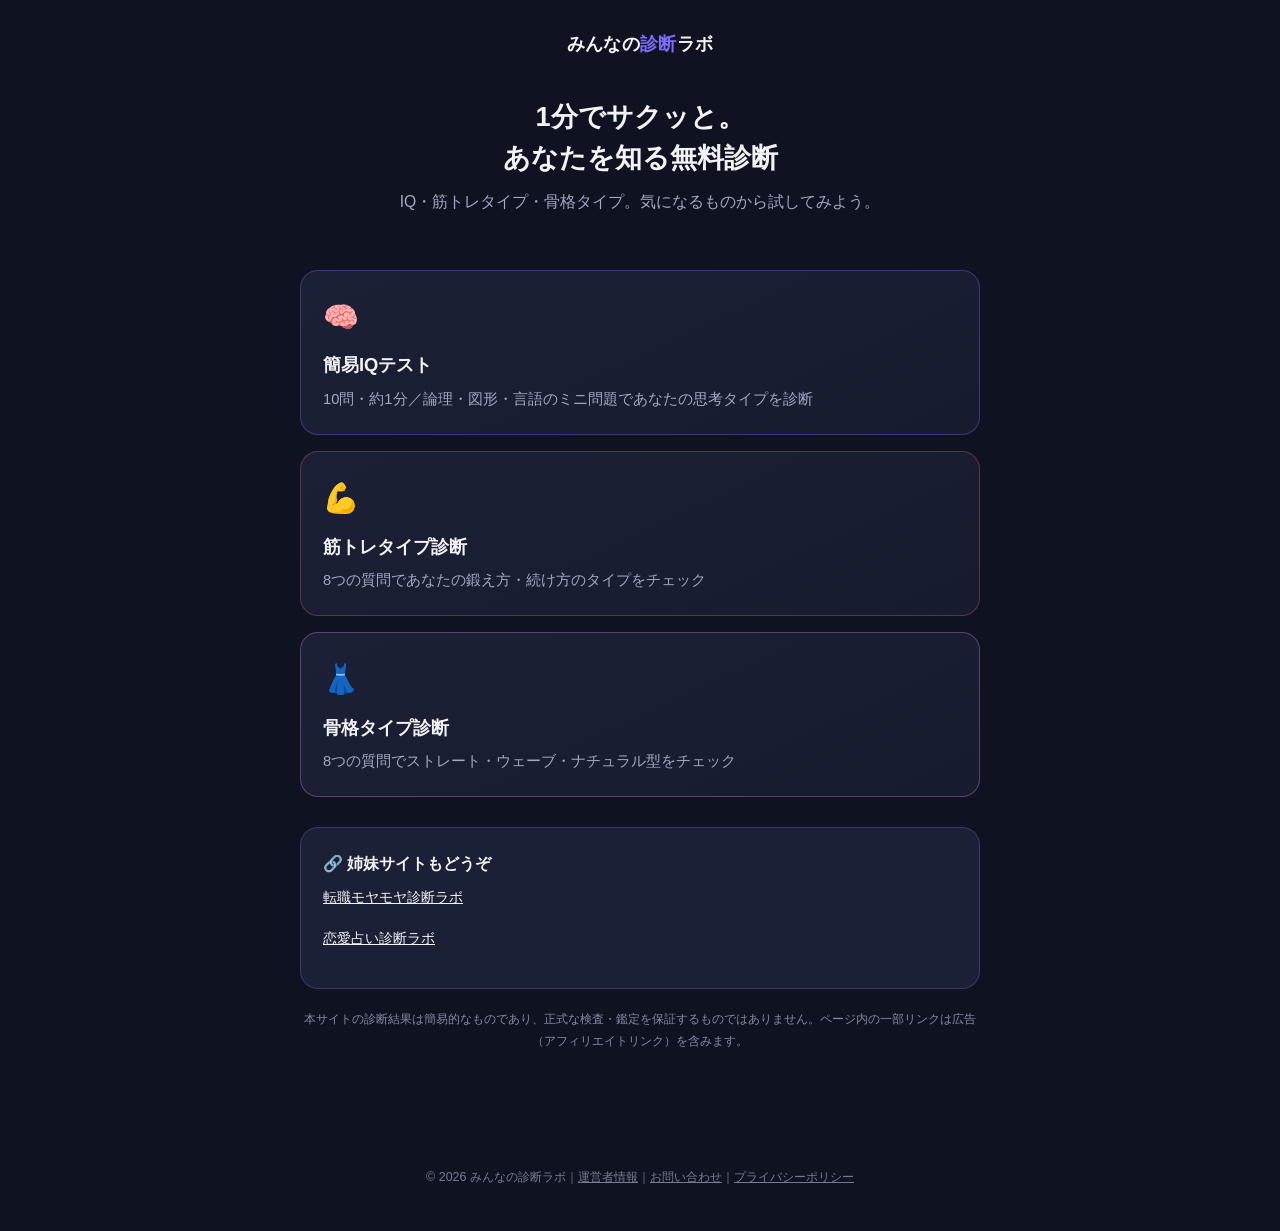
<file: index.html>
<!doctype html>
<html lang="ja">
<head>
<meta charset="UTF-8">
<meta name="viewport" content="width=device-width, initial-scale=1.0">
<title>みんなの診断ラボ｜無料でサクッと診断</title>
<meta name="description" content="IQテスト・筋トレタイプ診断・骨格診断など、1分でできる無料診断まとめ。結果に合わせたおすすめサービスも紹介。">
<link rel="stylesheet" href="style.css">
</head>
<body>
<header class="site">
  <a class="logo" href="index.html">みんなの<span>診断</span>ラボ</a>
</header>

<div class="wrap">
  <section class="hero">
    <h1>1分でサクッと。<br>あなたを知る無料診断</h1>
    <p>IQ・筋トレタイプ・骨格タイプ。気になるものから試してみよう。</p>
  </section>

  <div class="card-grid">
    <a class="diag-card iq" href="iq-test.html">
      <span class="emoji">🧠</span>
      <h2>簡易IQテスト</h2>
      <p>10問・約1分／論理・図形・言語のミニ問題であなたの思考タイプを診断</p>
    </a>

    <a class="diag-card kintore" href="kintore-check.html">
      <span class="emoji">💪</span>
      <h2>筋トレタイプ診断</h2>
      <p>8つの質問であなたの鍛え方・続け方のタイプをチェック</p>
    </a>

    <a class="diag-card kokkaku" href="kokkaku-check.html">
      <span class="emoji">👗</span>
      <h2>骨格タイプ診断</h2>
      <p>8つの質問でストレート・ウェーブ・ナチュラル型をチェック</p>
    </a>
  </div>

  <div class="cta-box" style="margin-top:30px;">
    <h3>🔗 姉妹サイトもどうぞ</h3>
    <p><a href="https://aiueo381654729-hub.github.io/tenshoku-shindan/" style="color:var(--text);">転職モヤモヤ診断ラボ</a></p>
    <p><a href="https://aiueo381654729-hub.github.io/uranai-shindan/" style="color:var(--text);">恋愛占い診断ラボ</a></p>
  </div>

  <p class="disclosure">本サイトの診断結果は簡易的なものであり、正式な検査・鑑定を保証するものではありません。ページ内の一部リンクは広告（アフィリエイトリンク）を含みます。</p>
</div>

<footer class="site">
  <p>© 2026 みんなの診断ラボ｜<a href="about.html">運営者情報</a>｜<a href="contact.html">お問い合わせ</a>｜<a href="privacy.html">プライバシーポリシー</a></p>
</footer>
</body>
</html>
</file>
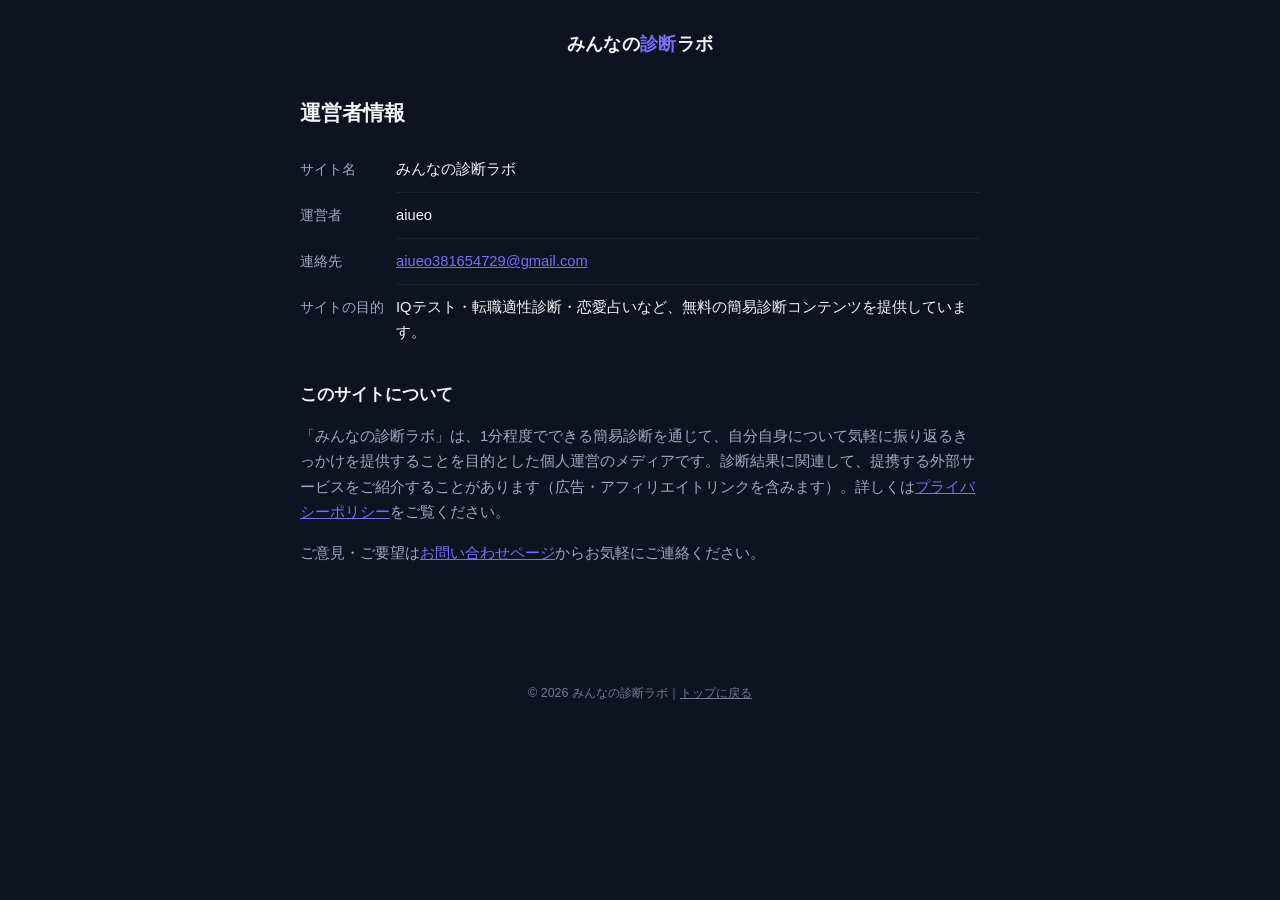
<file: about.html>
<!doctype html>
<html lang="ja">
<head>
<meta charset="UTF-8">
<meta name="viewport" content="width=device-width, initial-scale=1.0">
<title>運営者情報｜みんなの診断ラボ</title>
<meta name="description" content="みんなの診断ラボの運営者情報。">
<link rel="stylesheet" href="style.css">
<style>
  article h2 { margin: 26px 0 10px; font-size: 1.05rem; }
  article p { color: var(--muted); font-size: 0.92rem; }
  table.info { width: 100%; border-collapse: collapse; margin-top: 10px; }
  table.info th { text-align: left; color: var(--muted); font-weight: 500; padding: 10px 12px 10px 0; white-space: nowrap; vertical-align: top; font-size: 0.9rem; }
  table.info td { padding: 10px 0; font-size: 0.92rem; border-top: 1px solid rgba(255,255,255,0.06); }
  table.info tr:first-child td, table.info tr:first-child th { border-top: none; }
</style>
</head>
<body>
<header class="site">
  <a class="logo" href="index.html">みんなの<span>診断</span>ラボ</a>
</header>

<div class="wrap">
  <article>
    <h1 style="font-size:1.3rem;">運営者情報</h1>

    <table class="info">
      <tr><th>サイト名</th><td>みんなの診断ラボ</td></tr>
      <tr><th>運営者</th><td>aiueo</td></tr>
      <tr><th>連絡先</th><td><a href="mailto:aiueo381654729@gmail.com" style="color:var(--accent);">aiueo381654729@gmail.com</a></td></tr>
      <tr><th>サイトの目的</th><td>IQテスト・転職適性診断・恋愛占いなど、無料の簡易診断コンテンツを提供しています。</td></tr>
    </table>

    <h2>このサイトについて</h2>
    <p>「みんなの診断ラボ」は、1分程度でできる簡易診断を通じて、自分自身について気軽に振り返るきっかけを提供することを目的とした個人運営のメディアです。診断結果に関連して、提携する外部サービスをご紹介することがあります（広告・アフィリエイトリンクを含みます）。詳しくは<a href="privacy.html" style="color:var(--accent);">プライバシーポリシー</a>をご覧ください。</p>

    <p style="margin-top:16px;">ご意見・ご要望は<a href="contact.html" style="color:var(--accent);">お問い合わせページ</a>からお気軽にご連絡ください。</p>
  </article>
</div>

<footer class="site">
  <p>© 2026 みんなの診断ラボ｜<a href="index.html">トップに戻る</a></p>
</footer>
</body>
</html>
</file>
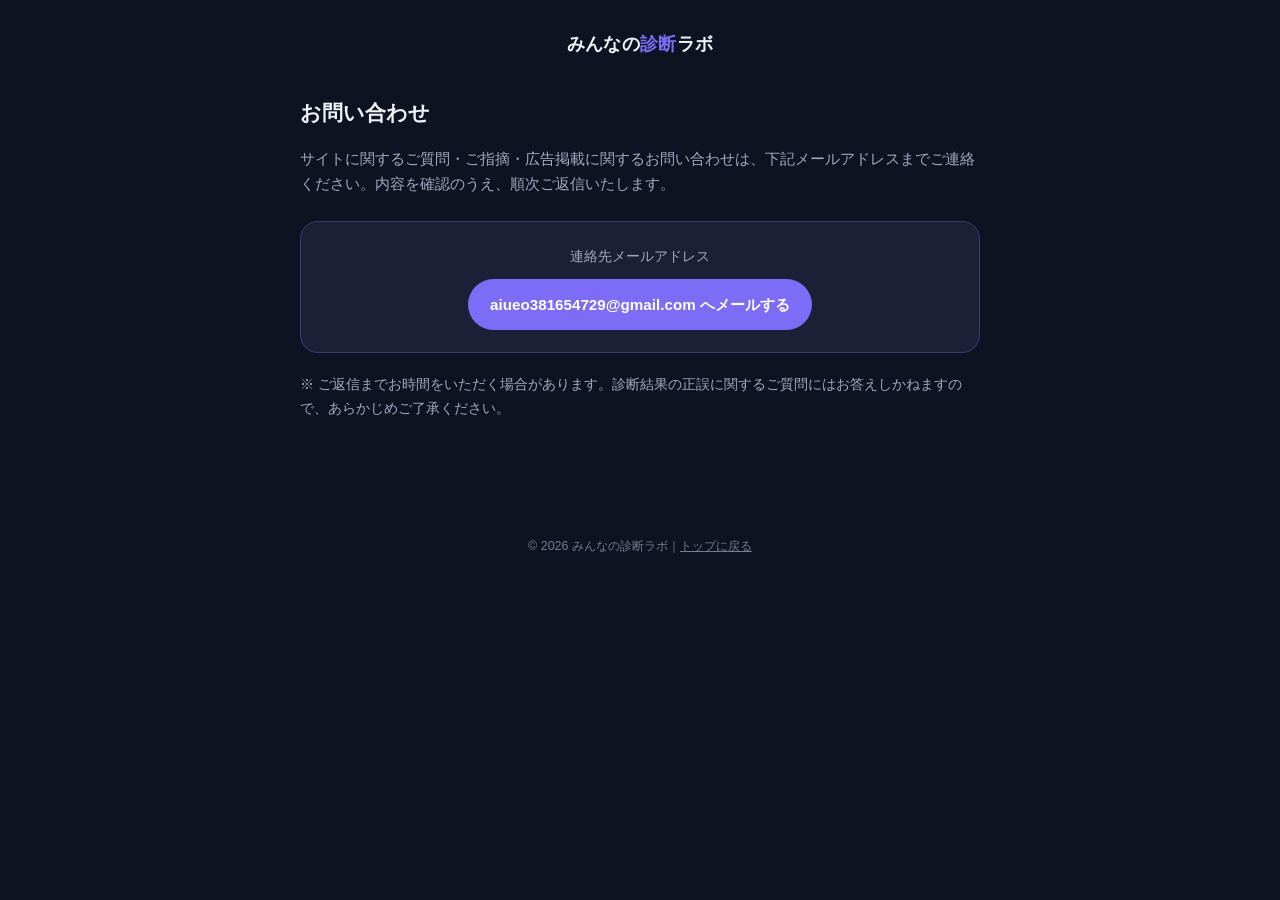
<file: contact.html>
<!doctype html>
<html lang="ja">
<head>
<meta charset="UTF-8">
<meta name="viewport" content="width=device-width, initial-scale=1.0">
<title>お問い合わせ｜みんなの診断ラボ</title>
<meta name="description" content="みんなの診断ラボへのお問い合わせ。">
<link rel="stylesheet" href="style.css">
</head>
<body>
<header class="site">
  <a class="logo" href="index.html">みんなの<span>診断</span>ラボ</a>
</header>

<div class="wrap">
  <article>
    <h1 style="font-size:1.3rem;">お問い合わせ</h1>
    <p style="color:var(--muted); font-size:0.92rem; margin-top:16px;">サイトに関するご質問・ご指摘・広告掲載に関するお問い合わせは、下記メールアドレスまでご連絡ください。内容を確認のうえ、順次ご返信いたします。</p>

    <div class="cta-box" style="margin-top:24px; text-align:center;">
      <p style="color:var(--muted); margin-bottom:10px;">連絡先メールアドレス</p>
      <a class="btn btn-primary" href="mailto:aiueo381654729@gmail.com">aiueo381654729@gmail.com へメールする</a>
    </div>

    <p style="color:var(--muted); font-size:0.85rem; margin-top:20px;">※ ご返信までお時間をいただく場合があります。診断結果の正誤に関するご質問にはお答えしかねますので、あらかじめご了承ください。</p>
  </article>
</div>

<footer class="site">
  <p>© 2026 みんなの診断ラボ｜<a href="index.html">トップに戻る</a></p>
</footer>
</body>
</html>
</file>
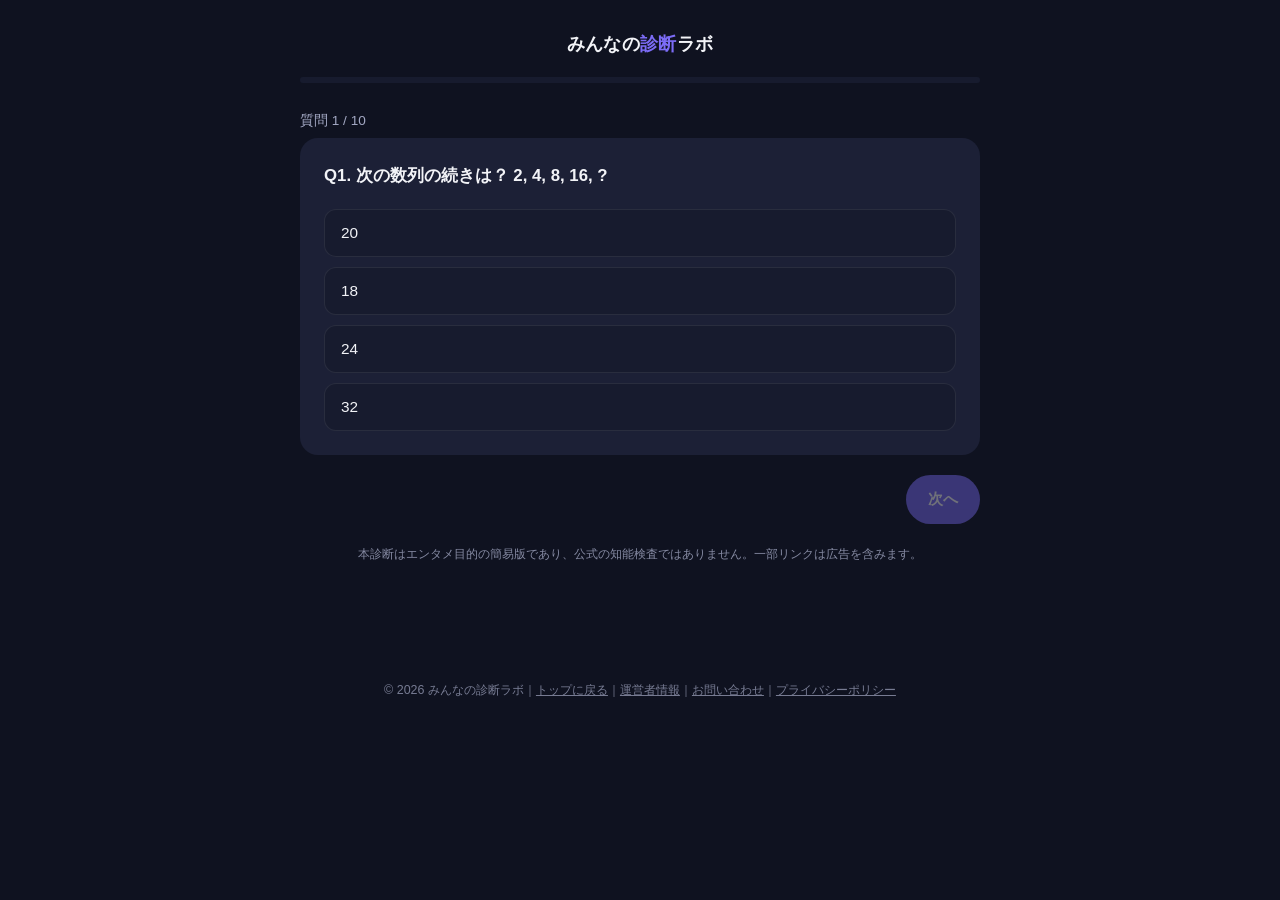
<file: iq-test.html>
<!doctype html>
<html lang="ja">
<head>
<meta charset="UTF-8">
<meta name="viewport" content="width=device-width, initial-scale=1.0">
<title>簡易IQテスト｜1分で思考タイプ診断</title>
<meta name="description" content="10問のミニ問題で思考タイプを診断する簡易IQテスト。">
<link rel="stylesheet" href="style.css">
</head>
<body>
<header class="site">
  <a class="logo" href="index.html">みんなの<span>診断</span>ラボ</a>
</header>

<div class="wrap">
  <div id="quiz-view">
    <div class="progress"><div class="progress-bar" id="progress-bar"></div></div>
    <div class="q-count" id="q-count">質問 1 / 10</div>
    <div class="question">
      <h2 id="q-text"></h2>
      <div class="choices" id="choices"></div>
    </div>
    <div class="nav-row">
      <button class="btn btn-secondary" id="back-btn">戻る</button>
      <button class="btn btn-primary" id="next-btn" disabled>次へ</button>
    </div>
  </div>

  <div id="result-view" style="display:none;">
    <div class="result-card">
      <div class="label" id="result-label"></div>
      <div class="score" id="result-score"></div>
      <div class="desc" id="result-desc"></div>
    </div>

    <div class="cta-box">
      <h3>🧠 診断結果を見て、頭の使い方を変えてみる？</h3>
      <p>今のあなたの思考力を活かせる仕事、意外と見つかるかもしれません。1分の転職適性診断もどうぞ。</p>
      <a class="btn btn-primary" href="https://aiueo381654729-hub.github.io/tenshoku-shindan/" style="width:100%;">転職適性診断をやってみる</a>
    </div>

    <div class="cta-box">
      <h3>📚 もっと脳を鍛えたい人へ</h3>
      <p>すきま時間の脳トレ・学習アプリで、思考力をコツコツ伸ばせます。</p>
      <a class="btn btn-secondary" style="width:100%; display:block;" href="https://example.com/affiliate?aid=IQ_BRAINAPP" target="_blank" rel="noopener sponsored">おすすめアプリを見る（広告）</a>
    </div>

    <div class="cta-box">
      <h3>✏️ 手を動かして鍛えたい人へ</h3>
      <p>紙に書き込むタイプの脳トレドリルや知育グッズもおすすめです。</p>
      <a class="btn btn-secondary" style="width:100%; display:block;" href="https://hb.afl.rakuten.co.jp/ichiba/55c09753.a29a9b9d.55c09754.831519a7/?pc=https%3A%2F%2Fitem.rakuten.co.jp%2Ffuku67fuku%2Fp250316211103230%2F&link_type=picttext&ut=[base64]%3D%3D" target="_blank" rel="noopener sponsored">楽天で脳トレドリルを見る（広告）</a>
    </div>

    <div class="share-row">
      <a href="#" id="share-x">Xでシェア</a>
      <a href="#" id="share-line">LINEでシェア</a>
    </div>

    <a class="retry-link" href="iq-test.html">もう一度診断する</a>
  </div>

  <p class="disclosure">本診断はエンタメ目的の簡易版であり、公式の知能検査ではありません。一部リンクは広告を含みます。</p>
</div>

<footer class="site">
  <p>© 2026 みんなの診断ラボ｜<a href="index.html">トップに戻る</a>｜<a href="about.html">運営者情報</a>｜<a href="contact.html">お問い合わせ</a>｜<a href="privacy.html">プライバシーポリシー</a></p>
</footer>

<script>
const questionPool = [
  { q: "次の数列の続きは？ 2, 4, 8, 16, ?", choices: ["18", "24", "32", "20"], correct: 2 },
  { q: "「猫」と「魚」の関係は、「犬」と次のどれに近い？", choices: ["骨", "花", "車", "空"], correct: 0 },
  { q: "次のうち仲間はずれはどれ？", choices: ["三角形", "四角形", "円", "赤色"], correct: 3 },
  { q: "Aは B より背が高い。B は C より背が高い。一番背が低いのは？", choices: ["A", "B", "C", "わからない"], correct: 2 },
  { q: "次の図形パターン ○△○△○ の次にくるのは？", choices: ["○", "△", "□", "×"], correct: 1 },
  { q: "「明るい」の反対の意味は？", choices: ["静か", "暗い", "速い", "重い"], correct: 1 },
  { q: "1個100円のりんごを3個と、1個150円の梨を2個買った。合計金額は？", choices: ["500円", "600円", "650円", "700円"], correct: 2 },
  { q: "次の文字列の規則性：AZ BY CX の次は？", choices: ["DW", "DE", "EW", "DX"], correct: 0 },
  { q: "5人でじゃんけんをして1人が勝った。負けた人は何人？", choices: ["3人", "4人", "5人", "2人"], correct: 1 },
  { q: "時計の針が3時を指すとき、短針と長針の間の角度は？", choices: ["45度", "60度", "90度", "120度"], correct: 2 },
  { q: "次の数列の続きは？ 3, 6, 11, 18, 27, ?", choices: ["36", "38", "40", "35"], correct: 1 },
  { q: "次の数列の続きは？ 1, 1, 2, 3, 5, 8, ?", choices: ["11", "12", "13", "14"], correct: 2 },
  { q: "「すべてのAはBである。すべてのBはCである。」このときAとCの関係は？", choices: ["すべてのAはCである", "一部のAはCである", "AとCは無関係", "CはAではない"], correct: 0 },
  { q: "サイコロを2回振って、出た目の合計が7になる確率は？", choices: ["1/6", "1/9", "1/12", "1/8"], correct: 0 },
  { q: "次の規則性：A1 C3 E5 G7 の次は？", choices: ["I9", "H8", "I8", "J9"], correct: 0 },
  { q: "鏡に映った時計の文字盤で「3時」はどう見える？", choices: ["9時", "3時", "6時", "12時"], correct: 0 },
  { q: "今年、父は42歳、子は12歳。父の年齢がちょうど子の年齢の3倍になるのは何年後？", choices: ["2年後", "3年後", "4年後", "5年後"], correct: 1 },
  { q: "次の数列の続きは？ 2, 6, 18, 54, ?", choices: ["108", "162", "180", "216"], correct: 1 },
  { q: "「医者」と「病院」の関係は、「教師」と次のどれに近い？", choices: ["学校", "生徒", "黒板", "授業"], correct: 0 },
  { q: "次のうち、他と性質が異なる数はどれ？", choices: ["7", "9", "11", "13"], correct: 1 }
];

function shuffle(arr) {
  const a = arr.slice();
  for (let i = a.length - 1; i > 0; i--) {
    const j = Math.floor(Math.random() * (i + 1));
    [a[i], a[j]] = [a[j], a[i]];
  }
  return a;
}

const questions = shuffle(questionPool).slice(0, 10).map(item => {
  const correctText = item.choices[item.correct];
  const shuffledChoices = shuffle(item.choices);
  return { q: item.q, choices: shuffledChoices, correct: shuffledChoices.indexOf(correctText) };
});

let current = 0;
let answers = new Array(questions.length).fill(null);

const qText = document.getElementById('q-text');
const choicesEl = document.getElementById('choices');
const qCount = document.getElementById('q-count');
const progressBar = document.getElementById('progress-bar');
const nextBtn = document.getElementById('next-btn');
const backBtn = document.getElementById('back-btn');

function render() {
  const item = questions[current];
  qText.textContent = `Q${current + 1}. ${item.q}`;
  qCount.textContent = `質問 ${current + 1} / ${questions.length}`;
  progressBar.style.width = `${((current) / questions.length) * 100}%`;
  choicesEl.innerHTML = '';
  item.choices.forEach((c, i) => {
    const btn = document.createElement('button');
    btn.className = 'choice-btn' + (answers[current] === i ? ' selected' : '');
    btn.textContent = c;
    btn.onclick = () => {
      answers[current] = i;
      render();
    };
    choicesEl.appendChild(btn);
  });
  nextBtn.disabled = answers[current] === null;
  nextBtn.textContent = current === questions.length - 1 ? '結果を見る' : '次へ';
  backBtn.style.visibility = current === 0 ? 'hidden' : 'visible';
}

backBtn.onclick = () => {
  if (current > 0) { current--; render(); }
};

nextBtn.onclick = () => {
  if (current < questions.length - 1) {
    current++;
    render();
  } else {
    showResult();
  }
};

function showResult() {
  const correctCount = answers.reduce((acc, a, i) => acc + (a === questions[i].correct ? 1 : 0), 0);
  const score = 85 + correctCount * 5;

  let label, desc;
  if (score >= 130) {
    label = '🌟 天才ひらめきタイプ';
    desc = '論理的思考も直感も高いレベル。難しい問題ほど燃えるタイプです。今の環境で力を持て余していませんか？';
  } else if (score >= 115) {
    label = '🔎 優秀な分析タイプ';
    desc = '筋道立てて考えるのが得意。冷静な判断力を活かせる場面できっと重宝されます。';
  } else if (score >= 100) {
    label = '⚖️ バランス思考タイプ';
    desc = '極端に偏らず、状況に応じて柔軟に考えられるタイプ。安定感のある思考力の持ち主です。';
  } else {
    label = '💛 マイペース直感タイプ';
    desc = '細かい理屈より感覚やひらめきを大事にするタイプ。発想力や人当たりの良さが強みです。';
  }

  document.getElementById('result-label').textContent = label;
  document.getElementById('result-score').textContent = score;
  document.getElementById('result-desc').textContent = `${correctCount}/10問正解 ｜ ${desc}`;

  document.getElementById('quiz-view').style.display = 'none';
  document.getElementById('result-view').style.display = 'block';

  const shareText = encodeURIComponent(`【簡易IQテスト】私のスコアは${score}でした！あなたは何点？`);
  const shareUrl = encodeURIComponent(location.href);
  document.getElementById('share-x').href = `https://twitter.com/intent/tweet?text=${shareText}&url=${shareUrl}`;
  document.getElementById('share-line').href = `https://social-plugins.line.me/lineit/share?url=${shareUrl}&text=${shareText}`;
}

render();
</script>
</body>
</html>
</file>
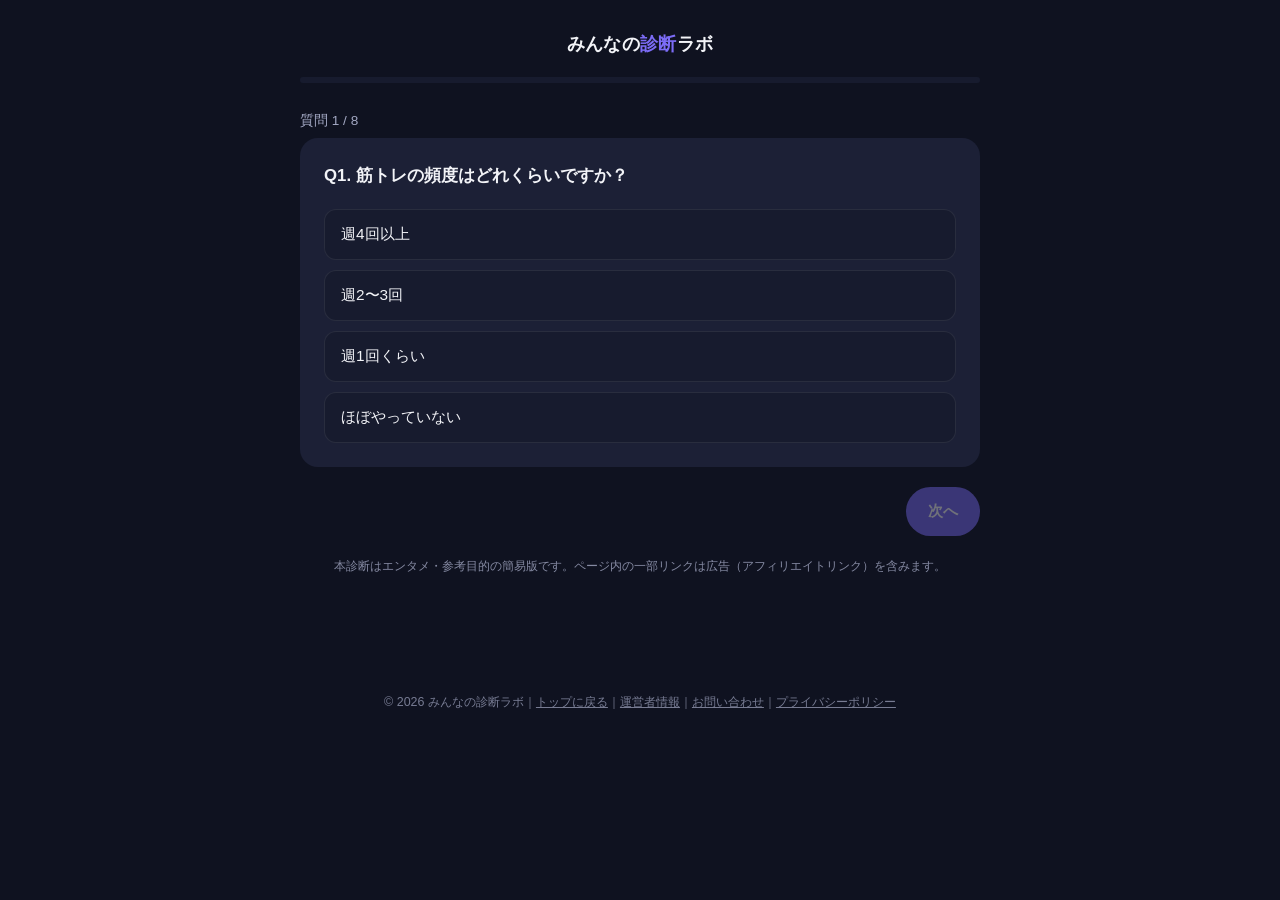
<file: kintore-check.html>
<!doctype html>
<html lang="ja">
<head>
<meta charset="UTF-8">
<meta name="viewport" content="width=device-width, initial-scale=1.0">
<title>筋トレタイプ診断｜あなたの鍛え方がわかる8問</title>
<meta name="description" content="8つの質問であなたの筋トレタイプを診断。続け方や相性のいいトレーニングスタイルがわかります。">
<link rel="stylesheet" href="style.css">
</head>
<body>
<header class="site">
  <a class="logo" href="index.html">みんなの<span>診断</span>ラボ</a>
</header>

<div class="wrap">
  <div id="quiz-view">
    <div class="progress"><div class="progress-bar" id="progress-bar"></div></div>
    <div class="q-count" id="q-count">質問 1 / 8</div>
    <div class="question">
      <h2 id="q-text"></h2>
      <div class="choices" id="choices"></div>
    </div>
    <div class="nav-row">
      <button class="btn btn-secondary" id="back-btn">戻る</button>
      <button class="btn btn-primary" id="next-btn" disabled>次へ</button>
    </div>
  </div>

  <div id="result-view" style="display:none;">
    <div class="result-card">
      <div class="label" id="result-label"></div>
      <div class="score" id="result-score"></div>
      <div class="desc" id="result-desc"></div>
    </div>

    <div class="cta-box" id="cta-high">
      <h3>💪 今のあなたにおすすめ</h3>
      <p>トレーニングの効果をしっかり体に残すには、運動後のたんぱく質補給が大切と言われています。続けやすい高たんぱくプロテインをチェックしてみませんか？</p>
      <a class="btn btn-primary" style="width:100%; display:block;" href="https://hb.afl.rakuten.co.jp/ichiba/55c07400.3f887749.55c07401.9696753e/?pc=https%3A%2F%2Fproduct.rakuten.co.jp%2Fproduct%2F-%2F5ae64a3af54a5a4055693d644dac1a2a%2F&link_type=picttext&ut=[base64]%3D%3D" target="_blank" rel="noopener sponsored">楽天でプロテインを見る（広告）</a>
    </div>

    <div class="cta-box">
      <h3>🧠 頭の方もチェックしてみる？</h3>
      <p>体を鍛えたら、次は思考タイプの診断もどうぞ。</p>
      <a class="btn btn-secondary" style="width:100%; display:block;" href="iq-test.html">簡易IQテストをやってみる</a>
    </div>

    <div class="cta-box">
      <h3>💼 実は運動習慣、仕事のパフォーマンスにも影響？</h3>
      <p>体を動かす習慣がある人は、キャリアの満足度も見直したくなる時期かも。あわせてチェック。</p>
      <a class="btn btn-secondary" style="width:100%; display:block;" href="https://aiueo381654729-hub.github.io/tenshoku-shindan/">転職適性診断をやってみる</a>
    </div>

    <div class="share-row">
      <a href="#" id="share-x">Xでシェア</a>
      <a href="#" id="share-line">LINEでシェア</a>
    </div>

    <a class="retry-link" href="kintore-check.html">もう一度診断する</a>
  </div>

  <p class="disclosure">本診断はエンタメ・参考目的の簡易版です。ページ内の一部リンクは広告（アフィリエイトリンク）を含みます。</p>
</div>

<footer class="site">
  <p>© 2026 みんなの診断ラボ｜<a href="index.html">トップに戻る</a>｜<a href="about.html">運営者情報</a>｜<a href="contact.html">お問い合わせ</a>｜<a href="privacy.html">プライバシーポリシー</a></p>
</footer>

<script>
const questions = [
  { q: "筋トレの頻度はどれくらいですか？", choices: ["週4回以上", "週2〜3回", "週1回くらい", "ほぼやっていない"], points: [3, 2, 1, 0] },
  { q: "筋トレ後、達成感や満足感を感じますか？", choices: ["かなり感じる", "まあまあ感じる", "あまり感じない", "全く感じない"], points: [3, 2, 1, 0] },
  { q: "食事やたんぱく質摂取を意識していますか？", choices: ["かなり意識している", "多少意識している", "あまり意識していない", "全く意識していない"], points: [3, 2, 1, 0] },
  { q: "筋トレを途中でやめてしまった経験は？", choices: ["ほぼない", "1〜2回ある", "何度もある", "毎回続かない"], points: [3, 2, 1, 0] },
  { q: "自分の体の変化を記録・実感していますか？", choices: ["しっかり記録している", "たまに確認する", "あまり気にしていない", "全く気にしていない"], points: [3, 2, 1, 0] },
  { q: "筋トレのモチベーションはどこから来ますか？", choices: ["見た目や自信のため", "健康維持のため", "なんとなく", "特にない"], points: [2, 3, 1, 0] },
  { q: "ジムやトレーニング器具への投資に抵抗はありますか？", choices: ["全くない", "少しある", "かなりある", "絶対にしたくない"], points: [3, 2, 1, 0] },
  { q: "1年後も筋トレを続けていたいと思いますか？", choices: ["強くそう思う", "まあまあ思う", "あまり思わない", "全く思わない"], points: [3, 2, 1, 0] }
];

let current = 0;
let answers = new Array(questions.length).fill(null);

const qText = document.getElementById('q-text');
const choicesEl = document.getElementById('choices');
const qCount = document.getElementById('q-count');
const progressBar = document.getElementById('progress-bar');
const nextBtn = document.getElementById('next-btn');
const backBtn = document.getElementById('back-btn');

function render() {
  const item = questions[current];
  qText.textContent = `Q${current + 1}. ${item.q}`;
  qCount.textContent = `質問 ${current + 1} / ${questions.length}`;
  progressBar.style.width = `${((current) / questions.length) * 100}%`;
  choicesEl.innerHTML = '';
  item.choices.forEach((c, i) => {
    const btn = document.createElement('button');
    btn.className = 'choice-btn' + (answers[current] === i ? ' selected' : '');
    btn.textContent = c;
    btn.onclick = () => {
      answers[current] = i;
      render();
    };
    choicesEl.appendChild(btn);
  });
  nextBtn.disabled = answers[current] === null;
  nextBtn.textContent = current === questions.length - 1 ? '結果を見る' : '次へ';
  backBtn.style.visibility = current === 0 ? 'hidden' : 'visible';
}

backBtn.onclick = () => {
  if (current > 0) { current--; render(); }
};

nextBtn.onclick = () => {
  if (current < questions.length - 1) {
    current++;
    render();
  } else {
    showResult();
  }
};

function showResult() {
  const total = answers.reduce((acc, a, i) => acc + questions[i].points[a], 0);
  const max = questions.length * 3;

  let label, desc;
  if (total >= 18) {
    label = '🔥 ガチ勢タイプ';
    desc = 'かなり本格的にトレーニングを続けられているタイプです。効果を無駄にしないよう、栄養面のケアも大事にしましょう。';
  } else if (total >= 12) {
    label = '💪 継続応援タイプ';
    desc = '習慣化はできてきている段階。ちょっとした工夫でさらに続けやすくなります。';
  } else if (total >= 6) {
    label = '🌤 これから伸びるタイプ';
    desc = 'まだ習慣化の途中。無理のない範囲で少しずつ続けるのがおすすめです。';
  } else {
    label = '🌱 気になってるだけタイプ';
    desc = '始めるきっかけを探している段階かもしれません。まずは形から入るのもアリです。';
  }

  document.getElementById('result-label').textContent = label;
  document.getElementById('result-score').textContent = `${total} / ${max}`;
  document.getElementById('result-desc').textContent = desc;

  document.getElementById('quiz-view').style.display = 'none';
  document.getElementById('result-view').style.display = 'block';

  const shareText = encodeURIComponent(`【筋トレタイプ診断】私は「${label}」でした。あなたは？`);
  const shareUrl = encodeURIComponent(location.href);
  document.getElementById('share-x').href = `https://twitter.com/intent/tweet?text=${shareText}&url=${shareUrl}`;
  document.getElementById('share-line').href = `https://social-plugins.line.me/lineit/share?url=${shareUrl}&text=${shareText}`;
}

render();
</script>
</body>
</html>
</file>
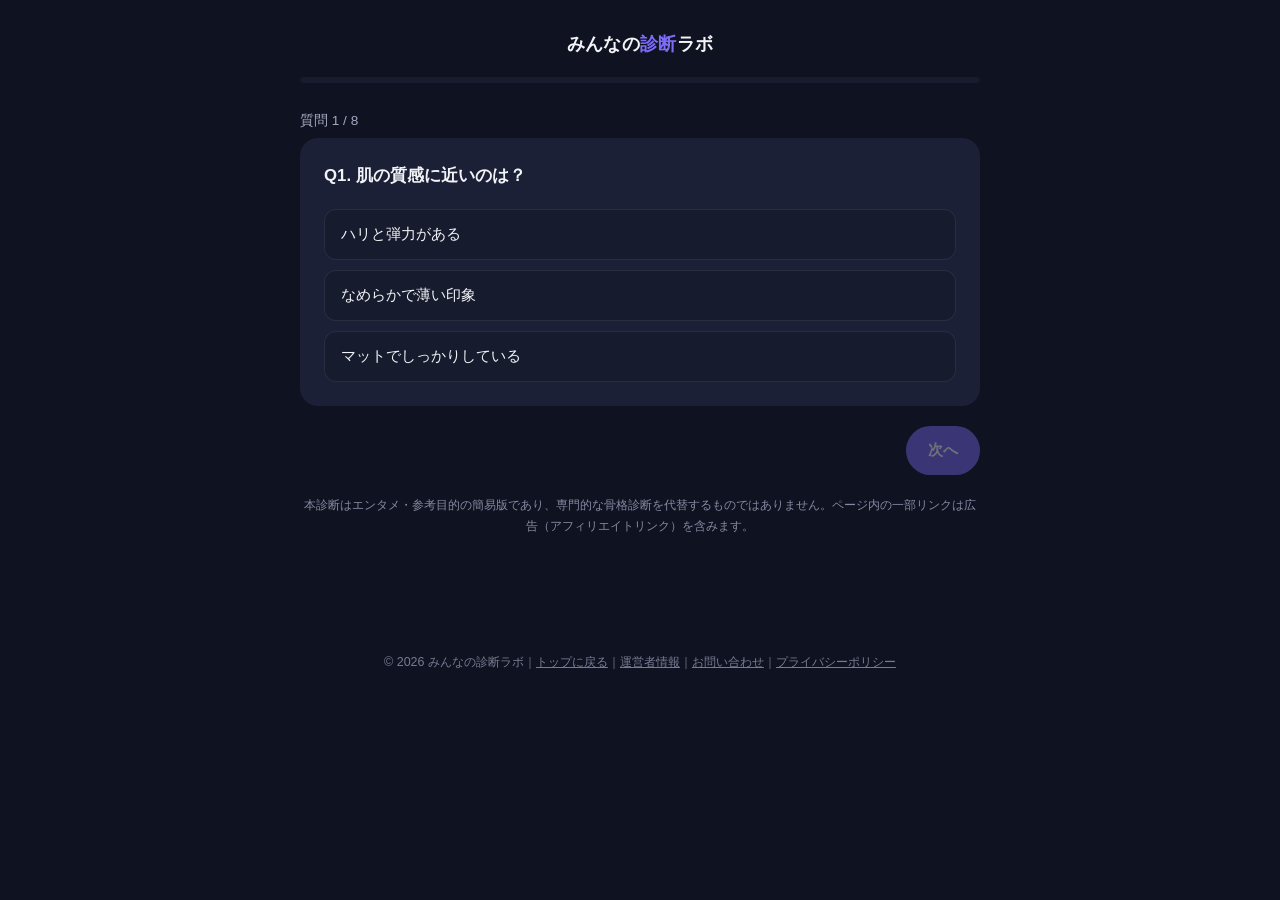
<file: kokkaku-check.html>
<!doctype html>
<html lang="ja">
<head>
<meta charset="UTF-8">
<meta name="viewport" content="width=device-width, initial-scale=1.0">
<title>骨格タイプ診断｜あなたに似合う服がわかる8問</title>
<meta name="description" content="8つの質問であなたの骨格タイプ（ストレート・ウェーブ・ナチュラル）を診断。似合うファッションの傾向がわかります。">
<link rel="stylesheet" href="style.css">
</head>
<body>
<header class="site">
  <a class="logo" href="index.html">みんなの<span>診断</span>ラボ</a>
</header>

<div class="wrap">
  <div id="quiz-view">
    <div class="progress"><div class="progress-bar" id="progress-bar"></div></div>
    <div class="q-count" id="q-count">質問 1 / 8</div>
    <div class="question">
      <h2 id="q-text"></h2>
      <div class="choices" id="choices"></div>
    </div>
    <div class="nav-row">
      <button class="btn btn-secondary" id="back-btn">戻る</button>
      <button class="btn btn-primary" id="next-btn" disabled>次へ</button>
    </div>
  </div>

  <div id="result-view" style="display:none;">
    <div class="result-card">
      <div class="label" id="result-label"></div>
      <div class="score" id="result-score"></div>
      <div class="desc" id="result-desc"></div>
    </div>

    <div class="cta-box" id="cta-high">
      <h3>👗 あなたの骨格タイプに似合うアイテム</h3>
      <p id="cta-desc">タイプに合った服選びで、着痩せや垢抜けを狙いやすくなります。</p>
      <a class="btn btn-primary" style="width:100%; display:block;" href="https://example.com/affiliate?aid=RAKUTEN_KOKKAKU" target="_blank" rel="noopener sponsored">楽天でおすすめアイテムを見る（広告）</a>
    </div>

    <div class="cta-box">
      <h3>💪 体型づくりも気になる方へ</h3>
      <p>骨格に合った体のラインづくりには、筋トレの習慣も関係してきます。</p>
      <a class="btn btn-secondary" style="width:100%; display:block;" href="kintore-check.html">筋トレタイプ診断をやってみる</a>
    </div>

    <div class="cta-box">
      <h3>🔮 印象診断もあわせてどうぞ</h3>
      <p>見た目だけでなく、内面の性格タイプや恋愛運も診断できます。</p>
      <a class="btn btn-secondary" style="width:100%; display:block;" href="https://aiueo381654729-hub.github.io/uranai-shindan/">恋愛運・性格占いをやってみる</a>
    </div>

    <div class="share-row">
      <a href="#" id="share-x">Xでシェア</a>
      <a href="#" id="share-line">LINEでシェア</a>
    </div>

    <a class="retry-link" href="kokkaku-check.html">もう一度診断する</a>
  </div>

  <p class="disclosure">本診断はエンタメ・参考目的の簡易版であり、専門的な骨格診断を代替するものではありません。ページ内の一部リンクは広告（アフィリエイトリンク）を含みます。</p>
</div>

<footer class="site">
  <p>© 2026 みんなの診断ラボ｜<a href="index.html">トップに戻る</a>｜<a href="about.html">運営者情報</a>｜<a href="contact.html">お問い合わせ</a>｜<a href="privacy.html">プライバシーポリシー</a></p>
</footer>

<script>
const questions = [
  { q: "肌の質感に近いのは？", choices: ["ハリと弾力がある", "なめらかで薄い印象", "マットでしっかりしている"] },
  { q: "手首や指の骨格は？", choices: ["しっかりめで関節が目立たない", "華奢で関節が目立つ", "骨や関節がしっかり大きい"] },
  { q: "鎖骨・デコルテの印象は？", choices: ["厚みがあり目立ちにくい", "華奢で鎖骨が目立つ", "しっかりして骨っぽい印象"] },
  { q: "体型の変化として起きやすいのは？", choices: ["上半身にボリュームが出やすい", "下半身にボリュームが出やすい", "全体的にしっかりした印象になりやすい"] },
  { q: "よく言われる第一印象は？", choices: ["かっこいい・シャープ", "かわいい・華奢", "クール・こなれた印象"] },
  { q: "似合う服のテイストとして選ぶなら？", choices: ["シンプルでベーシックなもの", "フェミニンで装飾のあるもの", "ラフで素材感のあるもの"] },
  { q: "アクセサリーを選ぶなら？", choices: ["直線的でシャープなデザイン", "小ぶりで華奢なデザイン", "個性的で存在感のある大ぶりなデザイン"] },
  { q: "洋服のサイズ感で迷ったら？", choices: ["ジャストサイズがしっくりくる", "コンパクトめが好き", "ゆったりめも着こなせる"] }
];

let current = 0;
let answers = new Array(questions.length).fill(null);

const qText = document.getElementById('q-text');
const choicesEl = document.getElementById('choices');
const qCount = document.getElementById('q-count');
const progressBar = document.getElementById('progress-bar');
const nextBtn = document.getElementById('next-btn');
const backBtn = document.getElementById('back-btn');

function render() {
  const item = questions[current];
  qText.textContent = `Q${current + 1}. ${item.q}`;
  qCount.textContent = `質問 ${current + 1} / ${questions.length}`;
  progressBar.style.width = `${((current) / questions.length) * 100}%`;
  choicesEl.innerHTML = '';
  item.choices.forEach((c, i) => {
    const btn = document.createElement('button');
    btn.className = 'choice-btn' + (answers[current] === i ? ' selected' : '');
    btn.textContent = c;
    btn.onclick = () => {
      answers[current] = i;
      render();
    };
    choicesEl.appendChild(btn);
  });
  nextBtn.disabled = answers[current] === null;
  nextBtn.textContent = current === questions.length - 1 ? '結果を見る' : '次へ';
  backBtn.style.visibility = current === 0 ? 'hidden' : 'visible';
}

backBtn.onclick = () => {
  if (current > 0) { current--; render(); }
};

nextBtn.onclick = () => {
  if (current < questions.length - 1) {
    current++;
    render();
  } else {
    showResult();
  }
};

function showResult() {
  const tally = [0, 0, 0];
  answers.forEach(a => tally[a]++);
  const maxVotes = Math.max(...tally);
  const typeIndex = tally.indexOf(maxVotes);

  const types = [
    {
      label: "🟦 ストレート型",
      desc: "ハリと厚みのある体のラインが特徴。シンプルでベーシックなIラインシルエットが得意なタイプです。",
      cta: "ジャストサイズのベーシックアイテムが似合いやすいタイプです。"
    },
    {
      label: "🟪 ウェーブ型",
      desc: "華奢で曲線的なラインが特徴。フェミニンで装飾のあるアイテムが得意なタイプです。",
      cta: "コンパクトで華奢見えするフェミニンなアイテムが似合いやすいタイプです。"
    },
    {
      label: "🟩 ナチュラル型",
      desc: "骨格やフレームがしっかりしていて、こなれ感のあるラフなスタイルが得意なタイプです。",
      cta: "オーバーサイズや素材感のあるラフなアイテムが似合いやすいタイプです。"
    }
  ];

  const result = types[typeIndex];

  document.getElementById('result-label').textContent = result.label;
  document.getElementById('result-score').textContent = `${maxVotes} / ${questions.length}問が一致`;
  document.getElementById('result-desc').textContent = result.desc;
  document.getElementById('cta-desc').textContent = result.cta;

  document.getElementById('quiz-view').style.display = 'none';
  document.getElementById('result-view').style.display = 'block';

  const shareText = encodeURIComponent(`【骨格タイプ診断】私は「${result.label}」でした。あなたは？`);
  const shareUrl = encodeURIComponent(location.href);
  document.getElementById('share-x').href = `https://twitter.com/intent/tweet?text=${shareText}&url=${shareUrl}`;
  document.getElementById('share-line').href = `https://social-plugins.line.me/lineit/share?url=${shareUrl}&text=${shareText}`;
}

render();
</script>
</body>
</html>
</file>
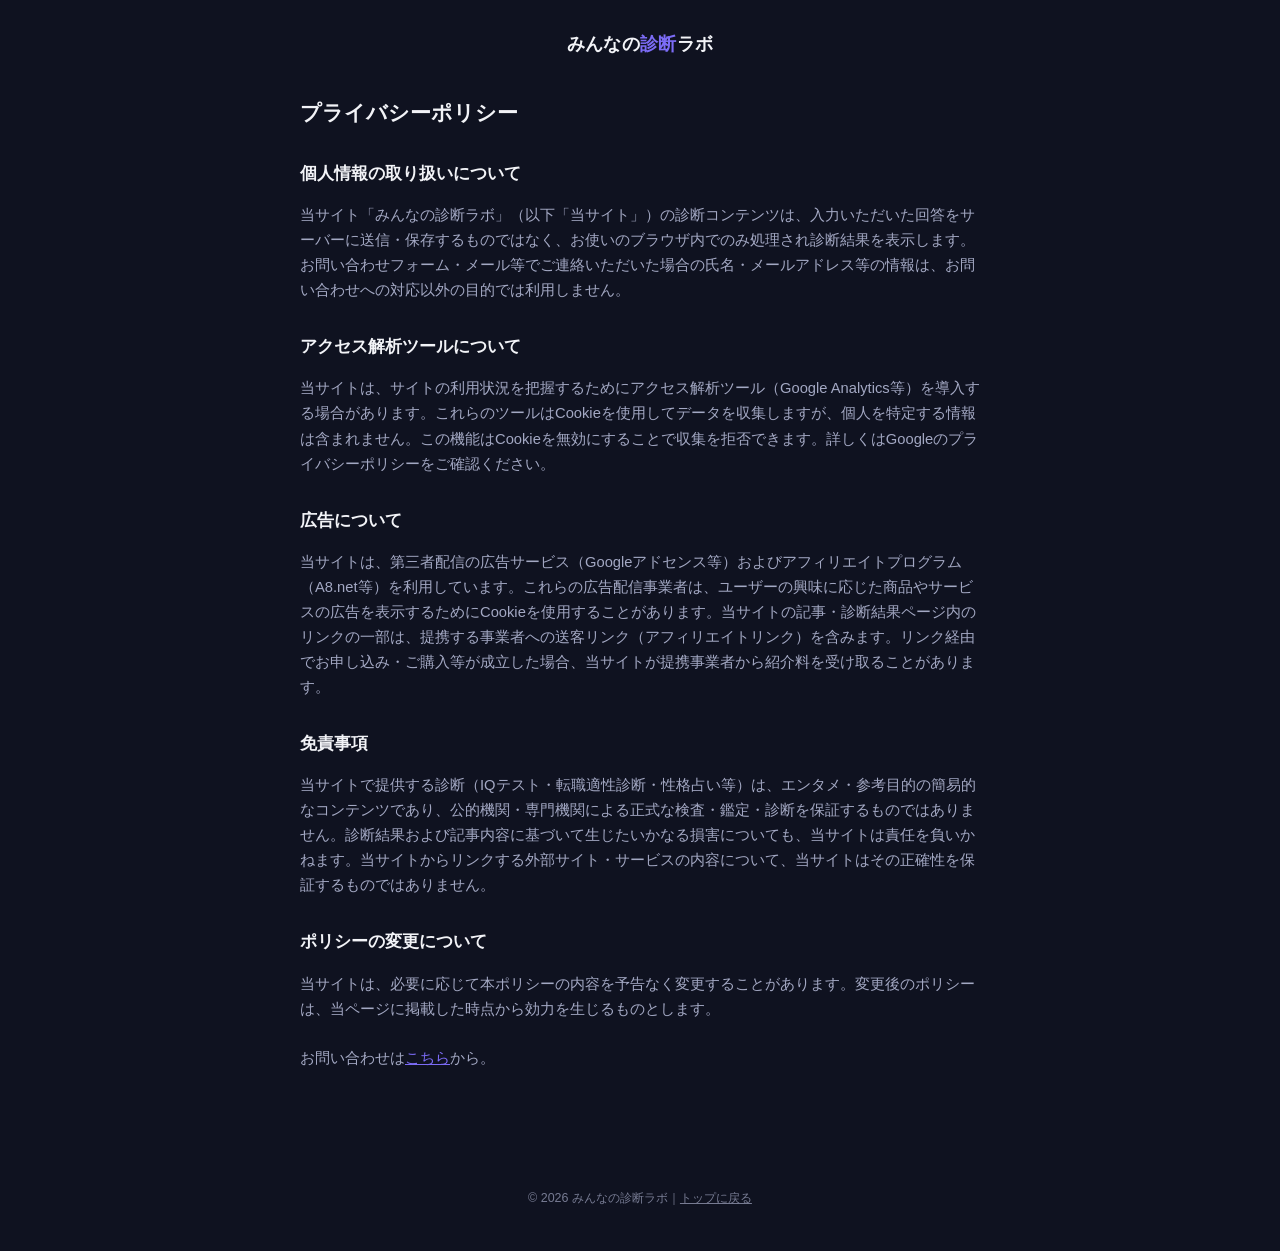
<file: privacy.html>
<!doctype html>
<html lang="ja">
<head>
<meta charset="UTF-8">
<meta name="viewport" content="width=device-width, initial-scale=1.0">
<title>プライバシーポリシー｜みんなの診断ラボ</title>
<meta name="description" content="みんなの診断ラボのプライバシーポリシー・免責事項について。">
<link rel="stylesheet" href="style.css">
<style>
  article h2 { margin: 30px 0 10px; font-size: 1.05rem; }
  article p, article li { color: var(--muted); font-size: 0.92rem; }
  article ul { padding-left: 1.2em; }
</style>
</head>
<body>
<header class="site">
  <a class="logo" href="index.html">みんなの<span>診断</span>ラボ</a>
</header>

<div class="wrap">
  <article>
    <h1 style="font-size:1.3rem;">プライバシーポリシー</h1>

    <h2>個人情報の取り扱いについて</h2>
    <p>当サイト「みんなの診断ラボ」（以下「当サイト」）の診断コンテンツは、入力いただいた回答をサーバーに送信・保存するものではなく、お使いのブラウザ内でのみ処理され診断結果を表示します。お問い合わせフォーム・メール等でご連絡いただいた場合の氏名・メールアドレス等の情報は、お問い合わせへの対応以外の目的では利用しません。</p>

    <h2>アクセス解析ツールについて</h2>
    <p>当サイトは、サイトの利用状況を把握するためにアクセス解析ツール（Google Analytics等）を導入する場合があります。これらのツールはCookieを使用してデータを収集しますが、個人を特定する情報は含まれません。この機能はCookieを無効にすることで収集を拒否できます。詳しくはGoogleのプライバシーポリシーをご確認ください。</p>

    <h2>広告について</h2>
    <p>当サイトは、第三者配信の広告サービス（Googleアドセンス等）およびアフィリエイトプログラム（A8.net等）を利用しています。これらの広告配信事業者は、ユーザーの興味に応じた商品やサービスの広告を表示するためにCookieを使用することがあります。当サイトの記事・診断結果ページ内のリンクの一部は、提携する事業者への送客リンク（アフィリエイトリンク）を含みます。リンク経由でお申し込み・ご購入等が成立した場合、当サイトが提携事業者から紹介料を受け取ることがあります。</p>

    <h2>免責事項</h2>
    <p>当サイトで提供する診断（IQテスト・転職適性診断・性格占い等）は、エンタメ・参考目的の簡易的なコンテンツであり、公的機関・専門機関による正式な検査・鑑定・診断を保証するものではありません。診断結果および記事内容に基づいて生じたいかなる損害についても、当サイトは責任を負いかねます。当サイトからリンクする外部サイト・サービスの内容について、当サイトはその正確性を保証するものではありません。</p>

    <h2>ポリシーの変更について</h2>
    <p>当サイトは、必要に応じて本ポリシーの内容を予告なく変更することがあります。変更後のポリシーは、当ページに掲載した時点から効力を生じるものとします。</p>

    <p style="margin-top:24px;">お問い合わせは<a href="contact.html" style="color:var(--accent);">こちら</a>から。</p>
  </article>
</div>

<footer class="site">
  <p>© 2026 みんなの診断ラボ｜<a href="index.html">トップに戻る</a></p>
</footer>
</body>
</html>
</file>
<file: style.css>
:root {
  --bg: #0f1220;
  --bg-soft: #171b2e;
  --card: #1c2036;
  --text: #f2f3f7;
  --muted: #a3a8c3;
  --accent: #7c6cf6;
  --accent-2: #f6a35c;
  --accent-3: #5cd6c0;
  --danger: #ff6b81;
  --radius: 18px;
  --max: 720px;
}

* { box-sizing: border-box; }

html, body {
  margin: 0;
  padding: 0;
  background: var(--bg);
  color: var(--text);
  font-family: "Hiragino Sans", "Yu Gothic", "Noto Sans JP", -apple-system, BlinkMacSystemFont, sans-serif;
  line-height: 1.7;
}

.wrap {
  max-width: var(--max);
  margin: 0 auto;
  padding: 0 20px 60px;
}

header.site {
  text-align: center;
  padding: 28px 20px 18px;
}

header.site a.logo {
  color: var(--text);
  text-decoration: none;
  font-weight: 700;
  font-size: 1.15rem;
  letter-spacing: 0.02em;
}

header.site a.logo span { color: var(--accent); }

.hero {
  text-align: center;
  padding: 20px 0 34px;
}

.hero h1 {
  font-size: 1.7rem;
  margin: 0 0 10px;
  line-height: 1.5;
}

.hero p {
  color: var(--muted);
  margin: 0;
  font-size: 0.98rem;
}

.card-grid {
  display: grid;
  gap: 16px;
  margin-top: 20px;
}

.diag-card {
  display: block;
  background: linear-gradient(155deg, var(--card), var(--bg-soft));
  border: 1px solid rgba(255,255,255,0.06);
  border-radius: var(--radius);
  padding: 22px;
  text-decoration: none;
  color: var(--text);
  transition: transform .15s ease, border-color .15s ease;
}

.diag-card:active { transform: scale(0.98); }

.diag-card .emoji {
  font-size: 1.8rem;
  margin-bottom: 8px;
  display: block;
}

.diag-card h2 {
  margin: 0 0 6px;
  font-size: 1.15rem;
}

.diag-card p {
  margin: 0;
  color: var(--muted);
  font-size: 0.92rem;
}

.diag-card.iq { border-color: rgba(124,108,246,0.35); }
.diag-card.career { border-color: rgba(92,214,192,0.35); }
.diag-card.uranai { border-color: rgba(246,163,92,0.35); }
.diag-card.kintore { border-color: rgba(230,90,90,0.35); }
.diag-card.kokkaku { border-color: rgba(200,140,220,0.35); }

.progress {
  height: 6px;
  background: var(--bg-soft);
  border-radius: 6px;
  overflow: hidden;
  margin-bottom: 26px;
}

.progress-bar {
  height: 100%;
  background: var(--accent);
  width: 0%;
  transition: width .25s ease;
}

.q-count {
  color: var(--muted);
  font-size: 0.85rem;
  margin-bottom: 6px;
}

.question {
  background: var(--card);
  border-radius: var(--radius);
  padding: 24px;
  margin-bottom: 20px;
}

.question h2 {
  font-size: 1.05rem;
  margin: 0 0 18px;
}

.choices {
  display: grid;
  gap: 10px;
}

.choice-btn {
  text-align: left;
  background: var(--bg-soft);
  border: 1px solid rgba(255,255,255,0.08);
  color: var(--text);
  padding: 14px 16px;
  border-radius: 12px;
  font-size: 0.96rem;
  cursor: pointer;
  transition: background .12s ease, border-color .12s ease;
}

.choice-btn:hover, .choice-btn:focus { border-color: var(--accent); background: #232748; }
.choice-btn.selected { border-color: var(--accent); background: #262b52; }

.nav-row {
  display: flex;
  justify-content: space-between;
  gap: 12px;
  margin-top: 8px;
}

.btn {
  display: inline-block;
  padding: 13px 22px;
  border-radius: 30px;
  border: none;
  font-size: 0.95rem;
  font-weight: 600;
  cursor: pointer;
  text-decoration: none;
  text-align: center;
}

.btn-primary {
  background: var(--accent);
  color: #fff;
}

.btn-secondary {
  background: transparent;
  color: var(--muted);
  border: 1px solid rgba(255,255,255,0.15);
}

.btn-primary:disabled {
  opacity: 0.4;
  cursor: not-allowed;
}

.result-card {
  background: linear-gradient(155deg, var(--card), var(--bg-soft));
  border-radius: var(--radius);
  padding: 30px 24px;
  text-align: center;
  margin-bottom: 24px;
}

.result-card .score {
  font-size: 3rem;
  font-weight: 800;
  color: var(--accent);
  margin: 6px 0;
}

.result-card .label {
  font-size: 1.1rem;
  font-weight: 700;
  margin-bottom: 10px;
}

.result-card .desc {
  color: var(--muted);
  font-size: 0.95rem;
}

.cta-box {
  background: var(--card);
  border: 1px solid rgba(124,108,246,0.3);
  border-radius: var(--radius);
  padding: 22px;
  margin-bottom: 18px;
}

.cta-box h3 {
  margin: 0 0 8px;
  font-size: 1rem;
}

.cta-box p {
  color: var(--muted);
  font-size: 0.9rem;
  margin: 0 0 16px;
}

.disclosure {
  font-size: 0.78rem;
  color: var(--muted);
  text-align: center;
  margin-top: 20px;
  opacity: 0.8;
}

.retry-link {
  display: block;
  text-align: center;
  margin-top: 14px;
  color: var(--muted);
  font-size: 0.85rem;
}

footer.site {
  text-align: center;
  color: var(--muted);
  font-size: 0.78rem;
  padding: 30px 20px;
  opacity: 0.7;
}

footer.site a { color: var(--muted); }

.share-row {
  display: flex;
  gap: 10px;
  justify-content: center;
  margin: 18px 0;
}

.share-row a {
  background: var(--bg-soft);
  color: var(--text);
  text-decoration: none;
  padding: 10px 16px;
  border-radius: 20px;
  font-size: 0.85rem;
  border: 1px solid rgba(255,255,255,0.08);
}
</file>
